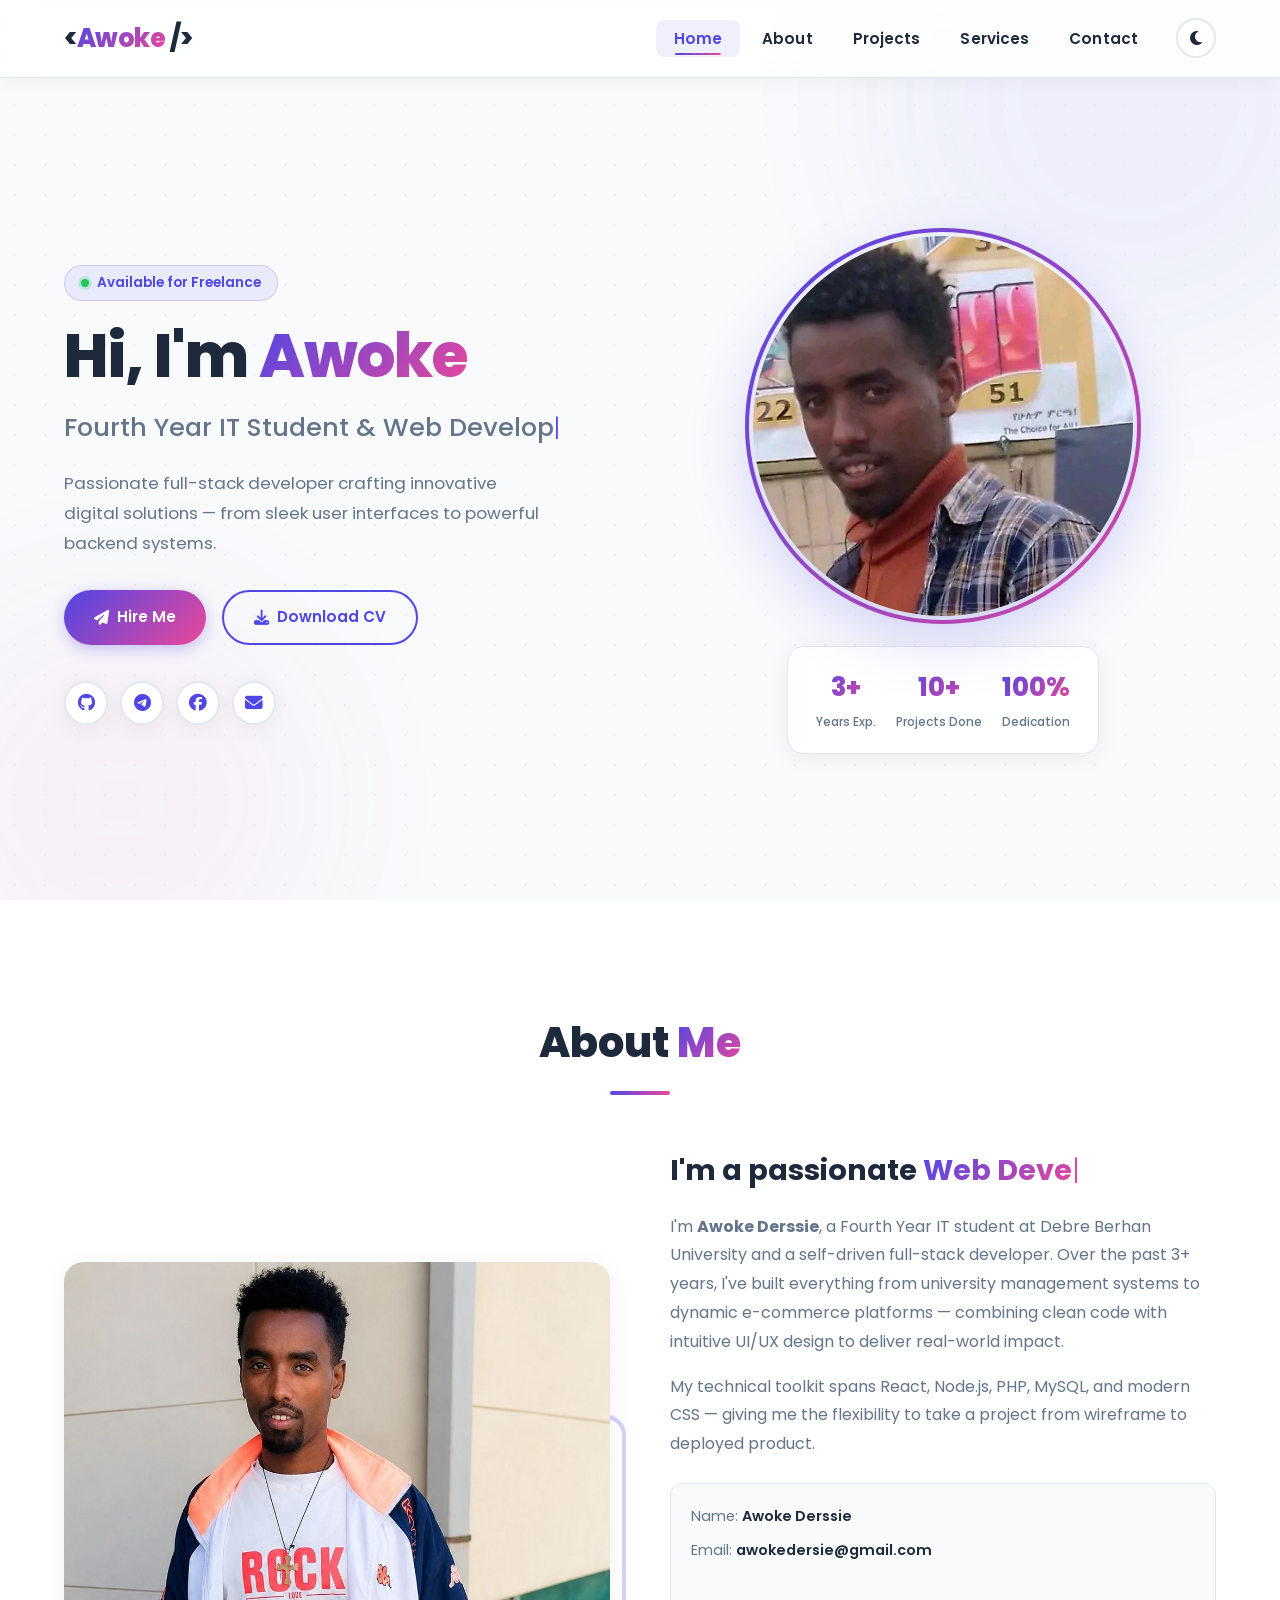
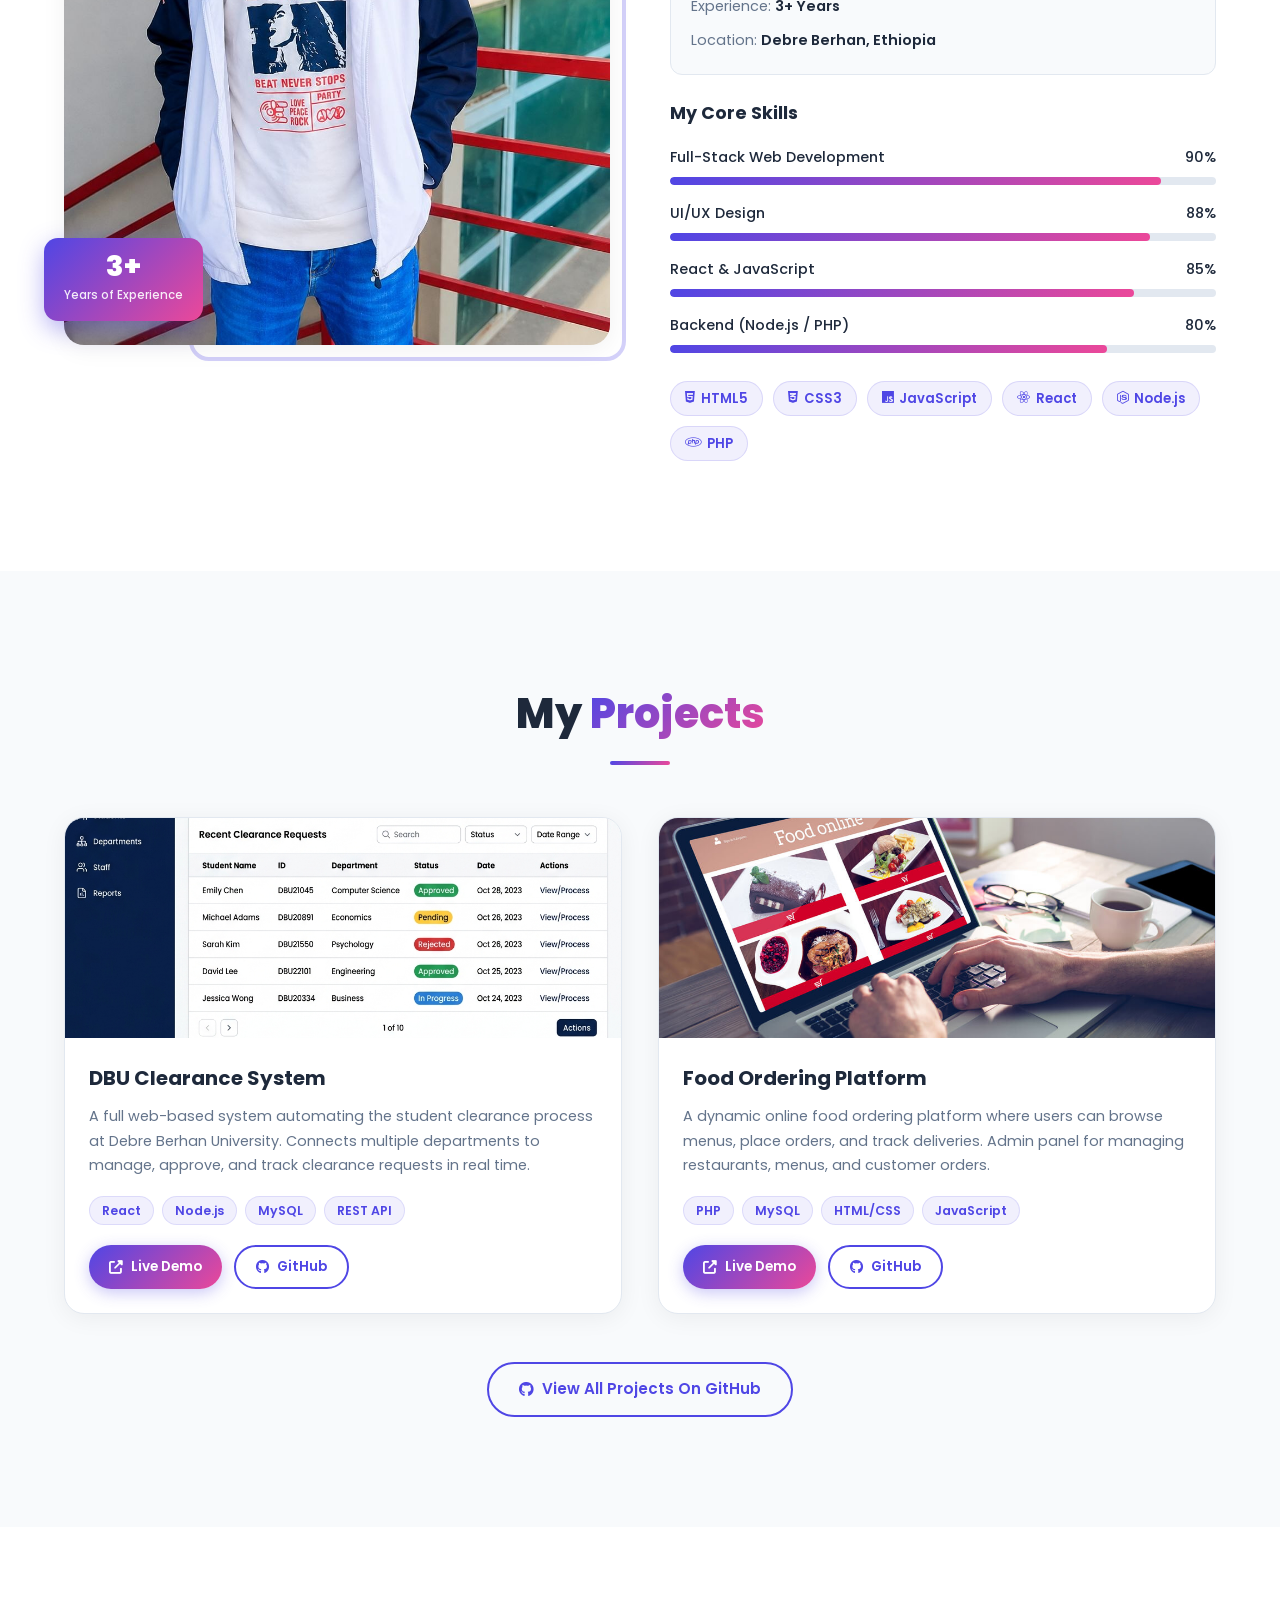
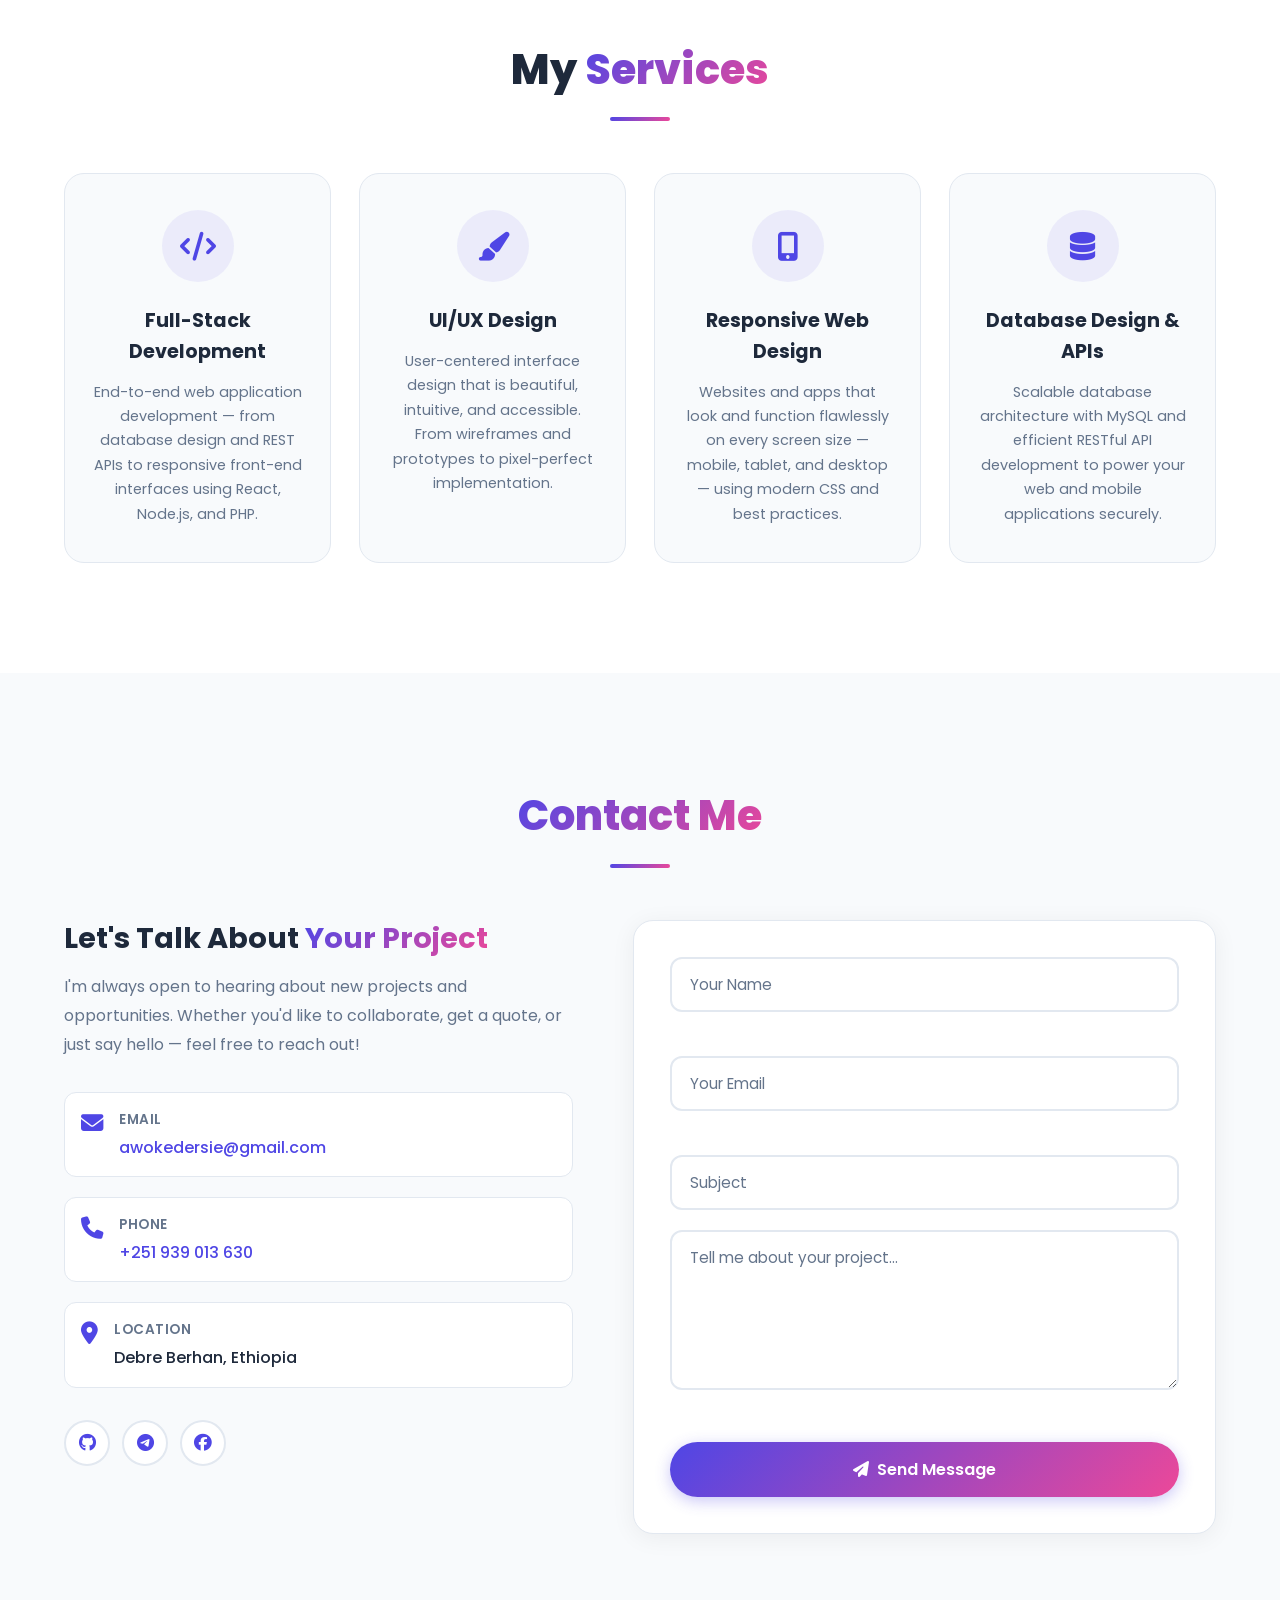
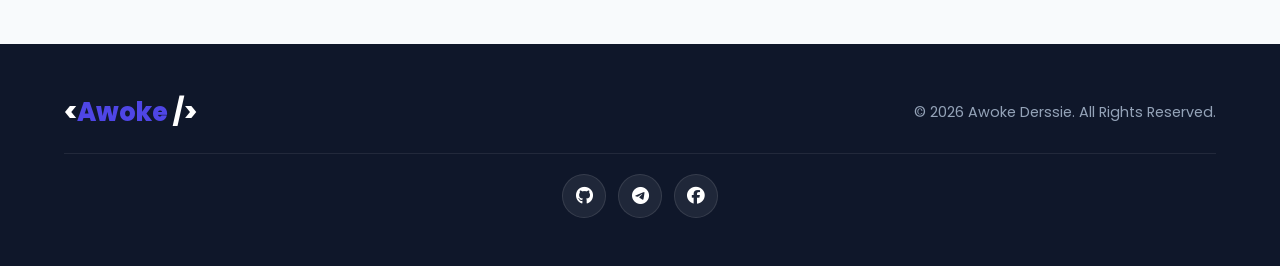
<file: index.html>
<!DOCTYPE html>
<html lang="en">

<head>
  <meta charset="UTF-8" />
  <meta name="viewport" content="width=device-width, initial-scale=1.0" />
  <title>Awoke Derssie | Full-Stack Developer &amp; UI/UX Designer</title>
  <meta name="description"
    content="Portfolio of Awoke Derssie, a passionate full-stack developer and IT student from Debre Berhan, Ethiopia. Available for freelance projects." />

  <!-- Open Graph / Social Sharing -->
  <meta property="og:title" content="Awoke Derssie | Full-Stack Developer & UI/UX Designer" />
  <meta property="og:description" content="Portfolio of Awoke Derssie — full-stack developer, UI/UX designer, and IT student from Ethiopia." />
  <meta property="og:image" content="images/myprofile.png" />
  <meta property="og:type" content="website" />
  <meta name="twitter:card" content="summary_large_image" />
  <meta name="twitter:title" content="Awoke Derssie | Full-Stack Developer" />
  <meta name="twitter:description" content="Full-stack developer & UI/UX designer from Debre Berhan, Ethiopia." />
  <meta name="twitter:image" content="images/myprofile.png" />

  <!-- Icons -->
  <link rel="stylesheet" href="https://cdnjs.cloudflare.com/ajax/libs/font-awesome/6.4.0/css/all.min.css" />

  <!-- Google Fonts -->
  <link rel="preconnect" href="https://fonts.googleapis.com">
  <link rel="preconnect" href="https://fonts.gstatic.com" crossorigin>
  <link href="https://fonts.googleapis.com/css2?family=Poppins:wght@300;400;500;600;700;800&display=swap" rel="stylesheet">

  <link rel="stylesheet" href="style.css" />
  <link rel="icon" href="images/Awoke derssie.png" type="image/png">
</head>

<body>
  <!-- Skip to content for accessibility -->
  <a href="#home" class="skip-link">Skip to main content</a>

  <!-- Scroll Progress Bar -->
  <div class="scroll-progress" id="scrollProgress" role="progressbar" aria-label="Page scroll progress"></div>

  <!-- Header/Navigation -->
  <header class="header" role="banner">
    <div class="container">
      <div class="logo">
        <a href="#home">&lt;<span>Awoke</span> /&gt;</a>
      </div>
      <nav class="nav" role="navigation" aria-label="Main navigation">
        <ul class="nav-list" id="navList">
          <li><a href="#home" class="nav-link active">Home</a></li>
          <li><a href="#about" class="nav-link">About</a></li>
          <li><a href="#projects" class="nav-link">Projects</a></li>
          <li><a href="#services" class="nav-link">Services</a></li>
          <li><a href="#contact" class="nav-link">Contact</a></li>
        </ul>
        <div class="header-actions">
          <button class="theme-toggle" id="themeToggle" aria-label="Toggle dark mode" title="Toggle dark mode">
            <i class="fas fa-moon" id="themeIcon"></i>
          </button>
          <button class="hamburger" id="hamburger" aria-label="Toggle navigation menu" aria-expanded="false" aria-controls="navList">
            <span class="bar"></span>
            <span class="bar"></span>
            <span class="bar"></span>
          </button>
        </div>
      </nav>
    </div>
  </header>

  <main id="main-content">
    <!-- Hero Section -->
    <section class="hero" id="home" aria-label="Hero introduction">
      <div class="hero-bg-decoration" aria-hidden="true">
        <div class="blob blob-1"></div>
        <div class="blob blob-2"></div>
        <div class="dots-grid"></div>
      </div>
      <div class="container">
        <div class="hero-content">
          <div class="hero-badge">
            <span class="status-dot" aria-hidden="true"></span>
            <span>Available for Freelance</span>
          </div>
          <h1>Hi, I'm <span>Awoke</span></h1>
          <h3>Fourth Year IT Student &amp; <span class="typing-text"></span></h3>
          <p>
            Passionate full-stack developer crafting innovative digital solutions
            — from sleek user interfaces to powerful backend systems.
          </p>
          <div class="hero-btns">
            <a href="#contact" class="btn primary-btn">
              <i class="fas fa-paper-plane"></i> Hire Me
            </a>
            <a href="cv.html" target="_blank" rel="noopener noreferrer" class="btn secondary-btn">
              <i class="fas fa-download"></i> Download CV
            </a>
          </div>
          <div class="social-links" aria-label="Social media links">
            <a href="https://github.com/Awoke-hub" target="_blank" rel="noopener noreferrer" aria-label="GitHub profile"><i class="fab fa-github"></i></a>
            <a href="https://t.me/dbu10178641" target="_blank" rel="noopener noreferrer" aria-label="Telegram profile"><i class="fab fa-telegram"></i></a>
            <a href="https://www.facebook.com/Awoke%20Derso" target="_blank" rel="noopener noreferrer" aria-label="Facebook profile"><i class="fab fa-facebook"></i></a>
            <a href="mailto:awokedersie@gmail.com" aria-label="Send email"><i class="fas fa-envelope"></i></a>
          </div>
        </div>
        <div class="hero-image" aria-hidden="true">
          <div class="hero-image-wrapper">
            <div class="hero-image-ring"></div>
            <img src="images/myprofile.png" alt="Awoke Derssie — Full-Stack Developer" />
          </div>
          <div class="hero-stats">
            <div class="stat-item">
              <span class="stat-number">3+</span>
              <span class="stat-label">Years Exp.</span>
            </div>
            <div class="stat-item">
              <span class="stat-number">10+</span>
              <span class="stat-label">Projects Done</span>
            </div>
            <div class="stat-item">
              <span class="stat-number">100%</span>
              <span class="stat-label">Dedication</span>
            </div>
          </div>
        </div>
      </div>
    </section>

    <!-- About Section -->
    <section class="about section" id="about" aria-label="About me">
      <div class="container">
        <h2 class="section-title">About <span>Me</span></h2>
        <div class="about-content">
          <div class="about-image">
            <div class="about-image-wrapper">
              <img src="images/about-me.jpg" alt="Awoke Derssie working" loading="lazy" />
              <div class="about-image-decoration" aria-hidden="true"></div>
              <div class="experience-badge">
                <span class="exp-years">3+</span>
                <span class="exp-text">Years of Experience</span>
              </div>
            </div>
          </div>
          <div class="about-text">
            <h3>I'm a passionate <span class="typing-text-2"></span></h3>
            <p>
              I'm <strong>Awoke Derssie</strong>, a Fourth Year IT student at Debre Berhan University and a
              self-driven full-stack developer. Over the past 3+ years, I've built everything from
              university management systems to dynamic e-commerce platforms — combining clean code
              with intuitive UI/UX design to deliver real-world impact.
            </p>
            <p>
              My technical toolkit spans React, Node.js, PHP, MySQL, and modern CSS — giving me the
              flexibility to take a project from wireframe to deployed product.
            </p>
            <div class="about-info">
              <div class="info-item">
                <p>Name: <span>Awoke Derssie</span></p>
                <p>Email: <span>awokedersie@gmail.com</span></p>
              </div>
              <div class="info-item">
                <p>Experience: <span>3+ Years</span></p>
                <p>Location: <span>Debre Berhan, Ethiopia</span></p>
              </div>
            </div>
            <div class="skills">
              <h4>My Core Skills</h4>
              <div class="skill-item">
                <p>Full-Stack Web Development <span>90%</span></p>
                <div class="progress-bar" role="progressbar" aria-valuenow="90" aria-valuemin="0" aria-valuemax="100">
                  <span style="width: 90%"></span>
                </div>
              </div>
              <div class="skill-item">
                <p>UI/UX Design <span>88%</span></p>
                <div class="progress-bar" role="progressbar" aria-valuenow="88" aria-valuemin="0" aria-valuemax="100">
                  <span style="width: 88%"></span>
                </div>
              </div>
              <div class="skill-item">
                <p>React &amp; JavaScript <span>85%</span></p>
                <div class="progress-bar" role="progressbar" aria-valuenow="85" aria-valuemin="0" aria-valuemax="100">
                  <span style="width: 85%"></span>
                </div>
              </div>
              <div class="skill-item">
                <p>Backend (Node.js / PHP) <span>80%</span></p>
                <div class="progress-bar" role="progressbar" aria-valuenow="80" aria-valuemin="0" aria-valuemax="100">
                  <span style="width: 80%"></span>
                </div>
              </div>
            </div>
            <div class="tech-stack" aria-label="Technology stack">
              <span class="tech-badge"><i class="fab fa-html5"></i> HTML5</span>
              <span class="tech-badge"><i class="fab fa-css3-alt"></i> CSS3</span>
              <span class="tech-badge"><i class="fab fa-js"></i> JavaScript</span>
              <span class="tech-badge"><i class="fab fa-react"></i> React</span>
              <span class="tech-badge"><i class="fab fa-node-js"></i> Node.js</span>
              <span class="tech-badge"><i class="fab fa-php"></i> PHP</span>
            </div>
          </div>
        </div>
      </div>
    </section>

    <!-- Projects Section -->
    <section class="projects section" id="projects" aria-label="My projects">
      <div class="container">
        <h2 class="section-title">My <span>Projects</span></h2>
        <div class="projects-grid">

          <article class="project-card">
            <div class="project-image">
              <a href="https://dbu-clearance-system.onrender.com" target="_blank" rel="noopener noreferrer" aria-label="View DBU Clearance System live site">
                <img src="images/clearance-screenshot.jpg" alt="DBU Clearance System dashboard screenshot" loading="lazy" />
                <div class="project-overlay">
                  <i class="fas fa-external-link-alt"></i>
                </div>
              </a>
            </div>
            <div class="project-info">
              <h3>DBU Clearance System</h3>
              <p>
                A full web-based system automating the student clearance process at Debre Berhan University.
                Connects multiple departments to manage, approve, and track clearance requests in real time.
              </p>
              <div class="project-tags" aria-label="Technologies used">
                <span class="tag">React</span>
                <span class="tag">Node.js</span>
                <span class="tag">MySQL</span>
                <span class="tag">REST API</span>
              </div>
              <div class="project-links">
                <a href="https://dbu-clearance-system.onrender.com" target="_blank" rel="noopener noreferrer" class="btn primary-btn btn-sm">
                  <i class="fas fa-external-link-alt"></i> Live Demo
                </a>
                <a href="https://github.com/Awoke-hub" target="_blank" rel="noopener noreferrer" class="btn secondary-btn btn-sm">
                  <i class="fab fa-github"></i> GitHub
                </a>
              </div>
            </div>
          </article>

          <article class="project-card">
            <div class="project-image">
              <a href="http://awoke.infy.uk/food-order/index.php" target="_blank" rel="noopener noreferrer" aria-label="View Food Delivery platform live site">
                <img src="images/Food-Delivery.jpg" alt="Online Food Ordering Platform" loading="lazy" />
                <div class="project-overlay">
                  <i class="fas fa-external-link-alt"></i>
                </div>
              </a>
            </div>
            <div class="project-info">
              <h3>Food Ordering Platform</h3>
              <p>
                A dynamic online food ordering platform where users can browse menus, place orders, and
                track deliveries. Admin panel for managing restaurants, menus, and customer orders.
              </p>
              <div class="project-tags" aria-label="Technologies used">
                <span class="tag">PHP</span>
                <span class="tag">MySQL</span>
                <span class="tag">HTML/CSS</span>
                <span class="tag">JavaScript</span>
              </div>
              <div class="project-links">
                <a href="http://awoke.infy.uk/food-order/index.php" target="_blank" rel="noopener noreferrer" class="btn primary-btn btn-sm">
                  <i class="fas fa-external-link-alt"></i> Live Demo
                </a>
                <a href="https://github.com/Awoke-hub" target="_blank" rel="noopener noreferrer" class="btn secondary-btn btn-sm">
                  <i class="fab fa-github"></i> GitHub
                </a>
              </div>
            </div>
          </article>

        </div><!-- .projects-grid -->
        <div class="projects-cta">
          <a href="https://github.com/Awoke-hub" target="_blank" rel="noopener noreferrer" class="btn secondary-btn">
            <i class="fab fa-github"></i> View All Projects on GitHub
          </a>
        </div>
      </div>
    </section>

    <section class="services section" id="services" aria-label="My services">
      <div class="container">
        <h2 class="section-title">My <span>Services</span></h2>
        <div class="services-grid">

          <div class="service-card">
            <div class="service-icon" aria-hidden="true">
              <i class="fas fa-code"></i>
            </div>
            <h3>Full-Stack Development</h3>
            <p>
              End-to-end web application development — from database design and REST APIs to
              responsive front-end interfaces using React, Node.js, and PHP.
            </p>
          </div>

          <div class="service-card">
            <div class="service-icon" aria-hidden="true">
              <i class="fas fa-paint-brush"></i>
            </div>
            <h3>UI/UX Design</h3>
            <p>
              User-centered interface design that is beautiful, intuitive, and accessible.
              From wireframes and prototypes to pixel-perfect implementation.
            </p>
          </div>

          <div class="service-card">
            <div class="service-icon" aria-hidden="true">
              <i class="fas fa-mobile-alt"></i>
            </div>
            <h3>Responsive Web Design</h3>
            <p>
              Websites and apps that look and function flawlessly on every screen size —
              mobile, tablet, and desktop — using modern CSS and best practices.
            </p>
          </div>

          <div class="service-card">
            <div class="service-icon" aria-hidden="true">
              <i class="fas fa-database"></i>
            </div>
            <h3>Database Design &amp; APIs</h3>
            <p>
              Scalable database architecture with MySQL and efficient RESTful API development
              to power your web and mobile applications securely.
            </p>
          </div>

        </div>
      </div>
    </section>

    <!-- Contact Section -->
    <section class="contact section" id="contact" aria-label="Contact me">
      <div class="container">
        <h2 class="section-title"><span>Contact Me</span></h2>
        <div class="contact-content">
          <div class="contact-info">
            <h3>Let's Talk About <span>Your Project</span></h3>
            <p>
              I'm always open to hearing about new projects and opportunities.
              Whether you'd like to collaborate, get a quote, or just say hello — feel free to reach out!
            </p>
            <div class="contact-details">
              <div class="detail-item">
                <i class="fas fa-envelope" aria-hidden="true"></i>
                <div>
                  <h4>Email</h4>
                  <p><a href="mailto:awokedersie@gmail.com">awokedersie@gmail.com</a></p>
                </div>
              </div>
              <div class="detail-item">
                <i class="fas fa-phone" aria-hidden="true"></i>
                <div>
                  <h4>Phone</h4>
                  <p><a href="tel:+251939013630">+251 939 013 630</a></p>
                </div>
              </div>
              <div class="detail-item">
                <i class="fas fa-map-marker-alt" aria-hidden="true"></i>
                <div>
                  <h4>Location</h4>
                  <p>Debre Berhan, Ethiopia</p>
                </div>
              </div>
            </div>
            <div class="contact-social" aria-label="Social media links">
              <a href="https://github.com/Awoke-hub" target="_blank" rel="noopener noreferrer" aria-label="GitHub profile"><i class="fab fa-github"></i></a>
              <a href="https://t.me/dbu10178641" target="_blank" rel="noopener noreferrer" aria-label="Telegram profile"><i class="fab fa-telegram"></i></a>
              <a href="https://www.facebook.com/Awoke%20Derso" target="_blank" rel="noopener noreferrer" aria-label="Facebook profile"><i class="fab fa-facebook"></i></a>
            </div>
          </div>

          <form class="contact-form" id="emailForm" novalidate aria-label="Contact form">
            <div class="form-group">
              <label for="userName" class="sr-only">Your Name</label>
              <input type="text" id="userName" name="name" placeholder="Your Name" required autocomplete="name" />
              <span class="field-error" id="nameError" role="alert" aria-live="polite"></span>
            </div>
            <div class="form-group">
              <label for="userEmail" class="sr-only">Your Email</label>
              <input type="email" id="userEmail" name="email" placeholder="Your Email" required autocomplete="email" />
              <span class="field-error" id="emailError" role="alert" aria-live="polite"></span>
            </div>
            <div class="form-group">
              <label for="emailSubject" class="sr-only">Subject</label>
              <input type="text" id="emailSubject" name="subject" placeholder="Subject" />
            </div>
            <div class="form-group">
              <label for="userMessage" class="sr-only">Your Message</label>
              <textarea id="userMessage" name="message" placeholder="Tell me about your project..." required></textarea>
              <span class="field-error" id="messageError" role="alert" aria-live="polite"></span>
            </div>
            <button type="submit" class="btn primary-btn email" id="sendEmailBtn">
              <i class="fas fa-paper-plane"></i> Send Message
            </button>
          </form>
        </div>
      </div>
    </section>
  </main>

  <!-- Footer -->
  <footer class="footer" role="contentinfo">
    <div class="container">
      <div class="footer-content">
        <div class="footer-about">
          <div class="footer-bottom">
            <h3>&lt;<span>Awoke</span> /&gt;</h3>
            <p>&copy; <span id="year"></span> Awoke Derssie. All Rights Reserved.</p>
          </div>
          <div class="footer-social" aria-label="Social media links">
            <a href="https://github.com/Awoke-hub" target="_blank" rel="noopener noreferrer" aria-label="GitHub profile"><i class="fab fa-github"></i></a>
            <a href="https://t.me/dbu10178641" target="_blank" rel="noopener noreferrer" aria-label="Telegram profile"><i class="fab fa-telegram"></i></a>
            <a href="https://www.facebook.com/Awoke%20Derso" target="_blank" rel="noopener noreferrer" aria-label="Facebook profile"><i class="fab fa-facebook"></i></a>
          </div>
        </div>
      </div>
    </div>
  </footer>

  <!-- Back to Top Button -->
  <a href="#home" class="back-to-top" id="backToTop" aria-label="Back to top">
    <i class="fas fa-arrow-up"></i>
  </a>

  <script src="javascript.js"></script>
</body>

</html>
</file>
<file: style.css>
/* ============================================================
   DESIGN TOKENS & RESET
   ============================================================ */
:root {
  --primary-color: #4f46e5;
  --primary-dark: #3730a3;
  --secondary-color: #ec4899;
  --primary-gradient: linear-gradient(135deg, #4f46e5, #ec4899);
  --primary-gradient-alt: linear-gradient(135deg, #6366f1, #a855f7);
  --light-color: #f8fafc;
  --dark-color: #0f172a;
  --card-bg: #ffffff;
  --text-color: #1e293b;
  --text-light: #64748b;
  --border-color: #e2e8f0;
  --white: #ffffff;
  --box-shadow: 0 4px 24px rgba(0, 0, 0, 0.06);
  --box-shadow-hover: 0 20px 48px rgba(79, 70, 229, 0.2);
  --transition: all 0.4s cubic-bezier(0.16, 1, 0.3, 1);
  --header-bg: rgba(255, 255, 255, 0.85);
  --hero-bg: #f8fafc;
  --input-bg: #ffffff;
  --input-border: #e2e8f0;
  --footer-text: #94a3b8;
  --tag-bg: rgba(79, 70, 229, 0.08);
  --tag-color: var(--primary-color);
}

/* Dark Mode Variables */
[data-theme="dark"] {
  --light-color: #0f172a;
  --dark-color: #f1f5f9;
  --card-bg: #162032;
  --text-color: #e2e8f0;
  --text-light: #94a3b8;
  --border-color: #334155;
  --white: #1e293b;
  --box-shadow: 0 4px 24px rgba(0, 0, 0, 0.3);
  --box-shadow-hover: 0 20px 48px rgba(79, 70, 229, 0.35);
  --header-bg: rgba(15, 23, 42, 0.9);
  --hero-bg: #0f172a;
  --input-bg: #1e293b;
  --input-border: #334155;
  --footer-text: #64748b;
  --tag-bg: rgba(79, 70, 229, 0.18);
  --tag-color: #818cf8;
}

/* ============================================================
   BASE RESET
   ============================================================ */
*, *::before, *::after {
  margin: 0;
  padding: 0;
  box-sizing: border-box;
}

html {
  scroll-behavior: smooth;
}

body {
  font-family: "Poppins", sans-serif;
  line-height: 1.6;
  color: var(--text-color);
  background-color: var(--light-color);
  overflow-x: hidden;
  transition: background-color 0.4s ease, color 0.4s ease;
}

a {
  text-decoration: none;
  color: inherit;
}

ul {
  list-style: none;
}

img {
  max-width: 100%;
  height: auto;
  display: block;
}

/* ============================================================
   ACCESSIBILITY
   ============================================================ */
.skip-link {
  position: absolute;
  top: -100%;
  left: 1rem;
  z-index: 9999;
  background: var(--primary-color);
  color: #fff;
  padding: 0.75rem 1.5rem;
  border-radius: 0 0 8px 8px;
  font-weight: 600;
  transition: top 0.3s;
}
.skip-link:focus {
  top: 0;
}

.sr-only {
  position: absolute;
  width: 1px;
  height: 1px;
  padding: 0;
  margin: -1px;
  overflow: hidden;
  clip: rect(0, 0, 0, 0);
  white-space: nowrap;
  border-width: 0;
}

/* ============================================================
   SCROLL PROGRESS BAR
   ============================================================ */
.scroll-progress {
  position: fixed;
  top: 0;
  left: 0;
  width: 0%;
  height: 3px;
  background: var(--primary-gradient);
  z-index: 9999;
  transition: width 0.1s linear;
}

/* ============================================================
   UTILITIES
   ============================================================ */
.container {
  width: 100%;
  max-width: 1200px;
  margin: 0 auto;
  padding: 0 24px;
}

.btn {
  display: inline-flex;
  align-items: center;
  gap: 8px;
  padding: 13px 30px;
  border-radius: 50px;
  font-weight: 600;
  font-size: 0.95rem;
  font-family: inherit;
  text-transform: capitalize;
  transition: var(--transition);
  border: none;
  cursor: pointer;
  white-space: nowrap;
}

.btn-sm {
  padding: 9px 20px;
  font-size: 0.85rem;
}

.primary-btn {
  background: var(--primary-gradient);
  color: #fff;
  box-shadow: 0 4px 15px rgba(79, 70, 229, 0.3);
}

.primary-btn:hover {
  transform: translateY(-3px);
  box-shadow: 0 8px 25px rgba(79, 70, 229, 0.45);
}

.secondary-btn {
  background-color: transparent;
  color: var(--primary-color);
  border: 2px solid var(--primary-color);
}

.secondary-btn:hover {
  background: var(--primary-gradient);
  color: #fff;
  border-color: transparent;
  transform: translateY(-3px);
  box-shadow: var(--box-shadow-hover);
}

.section {
  padding: 110px 0;
}

.section-title {
  text-align: center;
  font-size: 2.6rem;
  font-weight: 800;
  margin-bottom: 70px;
  position: relative;
}

.section-title span {
  background: var(--primary-gradient);
  -webkit-background-clip: text;
  background-clip: text;
  -webkit-text-fill-color: transparent;
}

.section-title::after {
  content: "";
  position: absolute;
  bottom: -18px;
  left: 50%;
  transform: translateX(-50%);
  width: 60px;
  height: 4px;
  background: var(--primary-gradient);
  border-radius: 4px;
}

/* ============================================================
   HEADER
   ============================================================ */
.header {
  position: fixed;
  top: 0;
  left: 0;
  width: 100%;
  z-index: 1000;
  background-color: var(--header-bg);
  backdrop-filter: blur(16px);
  -webkit-backdrop-filter: blur(16px);
  border-bottom: 1px solid var(--border-color);
  box-shadow: 0 2px 20px rgba(0, 0, 0, 0.05);
  transition: var(--transition);
}

.header .container {
  display: flex;
  justify-content: space-between;
  align-items: center;
  padding: 18px 24px;
}

.logo a {
  font-size: 1.6rem;
  font-weight: 800;
  color: var(--text-color);
  letter-spacing: -0.5px;
}

.logo span {
  background: var(--primary-gradient);
  -webkit-background-clip: text;
  background-clip: text;
  -webkit-text-fill-color: transparent;
}

.nav {
  display: flex;
  align-items: center;
  gap: 20px;
}

.nav-list {
  display: flex;
  gap: 4px;
}

.nav-link {
  padding: 8px 18px;
  font-weight: 600;
  font-size: 0.95rem;
  border-radius: 8px;
  transition: var(--transition);
  position: relative;
  color: var(--text-color);
  letter-spacing: 0.1px;
}

.nav-link::after {
  content: "";
  position: absolute;
  bottom: 2px;
  left: 50%;
  transform: translateX(-50%);
  width: 0;
  height: 2px;
  background: var(--primary-gradient);
  transition: var(--transition);
  border-radius: 2px;
}

.nav-link:hover::after,
.nav-link.active::after {
  width: 55%;
}

.nav-link:hover,
.nav-link.active {
  color: var(--primary-color);
  background-color: var(--tag-bg);
}

.header-actions {
  display: flex;
  align-items: center;
  gap: 12px;
}

/* Theme Toggle */
.theme-toggle {
  width: 40px;
  height: 40px;
  border-radius: 50%;
  border: 2px solid var(--border-color);
  background: var(--card-bg);
  color: var(--text-color);
  cursor: pointer;
  display: flex;
  align-items: center;
  justify-content: center;
  font-size: 1rem;
  transition: var(--transition);
}

.theme-toggle:hover {
  border-color: var(--primary-color);
  color: var(--primary-color);
  transform: rotate(20deg);
}

/* Hamburger */
.hamburger {
  display: none;
  cursor: pointer;
  padding: 8px;
  background: none;
  border: none;
  z-index: 1001;
  flex-direction: column;
  gap: 5px;
}

.bar {
  display: block;
  width: 24px;
  height: 2.5px;
  background-color: var(--text-color);
  border-radius: 2px;
  transition: var(--transition);
}

/* ============================================================
   HERO SECTION
   ============================================================ */
.hero {
  min-height: 100vh;
  display: flex;
  align-items: center;
  padding-top: 90px;
  background-color: var(--hero-bg);
  position: relative;
  overflow: hidden;
}

/* Background decorations */
.hero-bg-decoration {
  position: absolute;
  inset: 0;
  pointer-events: none;
  z-index: 0;
}

.blob {
  position: absolute;
  border-radius: 50%;
  filter: blur(80px);
  opacity: 0.5;
}

.blob-1 {
  width: 500px;
  height: 500px;
  background: rgba(79, 70, 229, 0.12);
  top: -150px;
  right: -100px;
  animation: blobFloat 8s ease-in-out infinite;
}

.blob-2 {
  width: 400px;
  height: 400px;
  background: rgba(236, 72, 153, 0.1);
  bottom: -100px;
  left: -80px;
  animation: blobFloat 10s ease-in-out infinite reverse;
}

.dots-grid {
  position: absolute;
  top: 0; left: 0; right: 0; bottom: 0;
  background-image: radial-gradient(circle, var(--border-color) 1px, transparent 1px);
  background-size: 30px 30px;
  opacity: 0.5;
}

@keyframes blobFloat {
  0%, 100% { transform: translate(0, 0) scale(1); }
  33% { transform: translate(20px, -20px) scale(1.05); }
  66% { transform: translate(-15px, 15px) scale(0.97); }
}

.hero .container {
  display: flex;
  align-items: center;
  justify-content: space-between;
  gap: 60px;
  position: relative;
  z-index: 1;
}

.hero-content {
  flex: 1;
  min-width: 300px;
}

.hero-badge {
  display: inline-flex;
  align-items: center;
  gap: 8px;
  background: var(--tag-bg);
  border: 1px solid rgba(79, 70, 229, 0.2);
  color: var(--primary-color);
  padding: 6px 16px;
  border-radius: 50px;
  font-size: 0.85rem;
  font-weight: 600;
  margin-bottom: 20px;
}

.status-dot {
  width: 8px;
  height: 8px;
  background: #22c55e;
  border-radius: 50%;
  display: inline-block;
  box-shadow: 0 0 0 3px rgba(34, 197, 94, 0.2);
  animation: pulse 2s infinite;
}

@keyframes pulse {
  0%, 100% { box-shadow: 0 0 0 3px rgba(34, 197, 94, 0.2); }
  50% { box-shadow: 0 0 0 6px rgba(34, 197, 94, 0.1); }
}

.hero-content h1 {
  font-size: 3.8rem;
  font-weight: 800;
  margin-bottom: 16px;
  line-height: 1.15;
  letter-spacing: -1px;
  color: var(--text-color);
}

.hero-content h1 span {
  background: var(--primary-gradient);
  -webkit-background-clip: text;
  background-clip: text;
  -webkit-text-fill-color: transparent;
}

.hero-content h3 {
  font-size: 1.6rem;
  font-weight: 500;
  margin-bottom: 20px;
  color: var(--text-light);
  min-height: 2.4rem;
}

.typing-text::after, .typing-text-2::after {
  content: '|';
  color: var(--primary-color);
  animation: blink 0.8s infinite;
  font-weight: 300;
}

@keyframes blink {
  0%, 100% { opacity: 1; }
  50% { opacity: 0; }
}

.hero-content p {
  font-size: 1.05rem;
  margin-bottom: 32px;
  color: var(--text-light);
  max-width: 480px;
  line-height: 1.8;
}

.hero-btns {
  display: flex;
  gap: 16px;
  margin-bottom: 36px;
  flex-wrap: wrap;
}

.social-links {
  display: flex;
  gap: 12px;
}

.social-links a {
  display: flex;
  align-items: center;
  justify-content: center;
  width: 44px;
  height: 44px;
  border-radius: 50%;
  background-color: var(--card-bg);
  color: var(--primary-color);
  border: 2px solid var(--border-color);
  font-size: 1.1rem;
  transition: var(--transition);
  box-shadow: var(--box-shadow);
}

.social-links a:hover {
  background: var(--primary-gradient);
  color: #fff;
  border-color: transparent;
  transform: translateY(-4px);
  box-shadow: var(--box-shadow-hover);
}

/* Hero Image */
.hero-image {
  flex: 1;
  min-width: 300px;
  display: flex;
  flex-direction: column;
  align-items: center;
  gap: 30px;
}

.hero-image-wrapper {
  position: relative;
  width: 380px;
  height: 380px;
  max-width: 100%;
}

.hero-image-ring {
  position: absolute;
  inset: -8px;
  border-radius: 50%;
  background: var(--primary-gradient);
  animation: spinRing 8s linear infinite;
  z-index: 0;
}

.hero-image-ring::after {
  content: '';
  position: absolute;
  inset: 4px;
  background: var(--hero-bg);
  border-radius: 50%;
}

@keyframes spinRing {
  from { transform: rotate(0deg); }
  to { transform: rotate(360deg); }
}

.hero-image-wrapper img {
  position: relative;
  z-index: 1;
  width: 100%;
  height: 100%;
  object-fit: cover;
  border-radius: 50%;
  animation: float 4s ease-in-out infinite;
  box-shadow: 0 20px 60px rgba(79, 70, 229, 0.25);
}

@keyframes float {
  0%, 100% { transform: translateY(0); }
  50% { transform: translateY(-16px); }
}

.hero-stats {
  display: flex;
  gap: 20px;
  background: var(--card-bg);
  border-radius: 16px;
  padding: 20px 28px;
  box-shadow: var(--box-shadow);
  border: 1px solid var(--border-color);
}

.stat-item {
  text-align: center;
}

.stat-number {
  display: block;
  font-size: 1.6rem;
  font-weight: 800;
  background: var(--primary-gradient);
  -webkit-background-clip: text;
  background-clip: text;
  -webkit-text-fill-color: transparent;
}

.stat-label {
  font-size: 0.75rem;
  color: var(--text-light);
  font-weight: 500;
}

/* ============================================================
   ABOUT SECTION
   ============================================================ */
.about {
  background-color: var(--card-bg);
}

.about-content {
  display: flex;
  align-items: center;
  gap: 60px;
  flex-wrap: wrap;
}

.about-image {
  flex: 1;
  min-width: 300px;
}

.about-image-wrapper {
  position: relative;
  border-radius: 20px;
}

.about-image-wrapper img {
  border-radius: 20px;
  box-shadow: var(--box-shadow);
  position: relative;
  z-index: 1;
  width: 100%;
  aspect-ratio: 4 / 5;
  object-fit: cover;
}

.about-image-decoration {
  position: absolute;
  bottom: -16px;
  right: -16px;
  width: 80%;
  height: 80%;
  border: 4px solid var(--primary-color);
  border-radius: 20px;
  opacity: 0.25;
  z-index: 0;
}

.experience-badge {
  position: absolute;
  bottom: 24px;
  left: -20px;
  z-index: 2;
  background: var(--primary-gradient);
  color: #fff;
  padding: 14px 20px;
  border-radius: 14px;
  text-align: center;
  box-shadow: 0 8px 24px rgba(79, 70, 229, 0.4);
}

.exp-years {
  display: block;
  font-size: 1.8rem;
  font-weight: 800;
  line-height: 1;
}

.exp-text {
  font-size: 0.72rem;
  font-weight: 500;
  opacity: 0.9;
}

.about-text {
  flex: 1;
  min-width: 300px;
}

.about-text h3 {
  font-size: 1.8rem;
  font-weight: 700;
  margin-bottom: 20px;
  color: var(--text-color);
  min-height: 2.8rem;
}

.about-text h3 span {
  background: var(--primary-gradient);
  -webkit-background-clip: text;
  background-clip: text;
  -webkit-text-fill-color: transparent;
}

.about-text p {
  margin-bottom: 16px;
  color: var(--text-light);
  line-height: 1.8;
}

.about-info {
  display: flex;
  gap: 30px;
  margin: 24px 0;
  flex-wrap: wrap;
  padding: 20px;
  background: var(--light-color);
  border-radius: 12px;
  border: 1px solid var(--border-color);
}

.info-item p {
  margin-bottom: 8px;
  color: var(--text-light);
  font-size: 0.9rem;
}

.info-item p:last-child {
  margin-bottom: 0;
}

.info-item p span {
  color: var(--text-color);
  font-weight: 600;
}

.skills {
  margin-bottom: 28px;
}

.skills h4 {
  font-size: 1.1rem;
  font-weight: 700;
  margin-bottom: 18px;
  color: var(--text-color);
}

.skill-item {
  margin-bottom: 16px;
}

.skill-item p {
  display: flex;
  justify-content: space-between;
  margin-bottom: 6px;
  font-size: 0.9rem;
  font-weight: 500;
  color: var(--text-color);
}

.progress-bar {
  height: 8px;
  background-color: var(--border-color);
  border-radius: 10px;
  overflow: hidden;
}

.progress-bar span {
  display: block;
  height: 100%;
  background: var(--primary-gradient);
  border-radius: 10px;
  width: 0;
  transition: width 1.4s cubic-bezier(0.16, 1, 0.3, 1);
}

/* Tech stack badges */
.tech-stack {
  display: flex;
  flex-wrap: wrap;
  gap: 10px;
}

.tech-badge {
  display: inline-flex;
  align-items: center;
  gap: 6px;
  padding: 6px 14px;
  background: var(--tag-bg);
  color: var(--tag-color);
  border-radius: 50px;
  font-size: 0.82rem;
  font-weight: 600;
  border: 1px solid rgba(79, 70, 229, 0.15);
  transition: var(--transition);
}

.tech-badge:hover {
  background: var(--primary-gradient);
  color: #fff;
  border-color: transparent;
  transform: translateY(-2px);
}

/* Projects CTA */
.projects-cta {
  text-align: center;
  margin-top: 48px;
}

/* ============================================================
   PROJECTS SECTION
   ============================================================ */
.projects {
  background-color: var(--light-color);
}

.projects-grid {
  display: grid;
  grid-template-columns: repeat(auto-fit, minmax(340px, 1fr));
  gap: 36px;
}

.project-card {
  background: var(--card-bg);
  border-radius: 20px;
  overflow: hidden;
  box-shadow: var(--box-shadow);
  border: 1px solid var(--border-color);
  transition: var(--transition);
}

.project-card:hover {
  transform: translateY(-10px);
  box-shadow: var(--box-shadow-hover);
  border-color: rgba(79, 70, 229, 0.2);
}

.project-image {
  position: relative;
  overflow: hidden;
  height: 220px;
  background: var(--light-color);
}

.project-image a {
  display: block;
  width: 100%;
  height: 100%;
}

.project-image img {
  width: 100%;
  height: 100%;
  object-fit: cover;
  transition: transform 0.5s cubic-bezier(0.16, 1, 0.3, 1);
}

.project-card:hover .project-image img {
  transform: scale(1.08);
}

.project-overlay {
  position: absolute;
  inset: 0;
  background: rgba(79, 70, 229, 0.7);
  display: flex;
  align-items: center;
  justify-content: center;
  opacity: 0;
  transition: var(--transition);
  backdrop-filter: blur(4px);
}

.project-overlay i {
  color: #fff;
  font-size: 2rem;
  transform: scale(0.8);
  transition: var(--transition);
}

.project-card:hover .project-overlay {
  opacity: 1;
}

.project-card:hover .project-overlay i {
  transform: scale(1);
}

.project-info {
  padding: 24px;
}

.project-info h3 {
  font-size: 1.25rem;
  font-weight: 700;
  margin-bottom: 10px;
  color: var(--text-color);
}

.project-info p {
  font-size: 0.9rem;
  color: var(--text-light);
  line-height: 1.7;
  margin-bottom: 18px;
}

.project-tags {
  display: flex;
  flex-wrap: wrap;
  gap: 8px;
  margin-bottom: 20px;
}

.tag {
  padding: 4px 12px;
  background: var(--tag-bg);
  color: var(--tag-color);
  border-radius: 50px;
  font-size: 0.78rem;
  font-weight: 600;
  border: 1px solid rgba(79, 70, 229, 0.12);
}

.project-links {
  display: flex;
  gap: 12px;
  flex-wrap: wrap;
}

/* ============================================================
   SERVICES SECTION
   ============================================================ */
.services {
  background-color: var(--card-bg);
}

.services-grid {
  display: grid;
  grid-template-columns: repeat(auto-fit, minmax(260px, 1fr));
  gap: 28px;
}

.service-card {
  padding: 36px 28px;
  border-radius: 20px;
  background-color: var(--light-color);
  border: 1px solid var(--border-color);
  transition: var(--transition);
  text-align: center;
  position: relative;
  overflow: hidden;
}

.service-card::before {
  content: '';
  position: absolute;
  top: 0; left: 0; right: 0;
  height: 3px;
  background: var(--primary-gradient);
  transform: scaleX(0);
  transition: var(--transition);
  transform-origin: left;
}

.service-card:hover::before {
  transform: scaleX(1);
}

.service-card:hover {
  transform: translateY(-10px);
  box-shadow: var(--box-shadow-hover);
  border-color: rgba(79, 70, 229, 0.2);
  background-color: var(--card-bg);
}

.service-icon {
  width: 72px;
  height: 72px;
  margin: 0 auto 24px;
  display: flex;
  align-items: center;
  justify-content: center;
  background: var(--tag-bg);
  border-radius: 50%;
  color: var(--primary-color);
  font-size: 1.8rem;
  transition: var(--transition);
}

.service-card:hover .service-icon {
  background: var(--primary-gradient);
  color: #fff;
  transform: scale(1.1) rotate(-5deg);
}

.service-card h3 {
  font-size: 1.2rem;
  font-weight: 700;
  margin-bottom: 12px;
  color: var(--text-color);
}

.service-card p {
  color: var(--text-light);
  font-size: 0.9rem;
  line-height: 1.7;
}

/* ============================================================
   CONTACT SECTION
   ============================================================ */
.contact {
  background-color: var(--light-color);
}

.contact-content {
  display: flex;
  gap: 60px;
  flex-wrap: wrap;
}

.contact-info {
  flex: 1;
  min-width: 300px;
}

.contact-info h3 {
  font-size: 1.8rem;
  font-weight: 700;
  margin-bottom: 16px;
  color: var(--text-color);
  line-height: 1.3;
}

.contact-info h3 span {
  background: var(--primary-gradient);
  -webkit-background-clip: text;
  background-clip: text;
  -webkit-text-fill-color: transparent;
}

.contact-info > p {
  color: var(--text-light);
  margin-bottom: 32px;
  line-height: 1.8;
}

.contact-details {
  display: flex;
  flex-direction: column;
  gap: 20px;
  margin-bottom: 32px;
}

.detail-item {
  display: flex;
  align-items: flex-start;
  gap: 16px;
  padding: 16px;
  background: var(--card-bg);
  border-radius: 12px;
  border: 1px solid var(--border-color);
  transition: var(--transition);
}

.detail-item:hover {
  border-color: rgba(79, 70, 229, 0.3);
  box-shadow: var(--box-shadow);
}

.detail-item i {
  font-size: 1.4rem;
  color: var(--primary-color);
  margin-top: 3px;
  flex-shrink: 0;
}

.detail-item h4 {
  font-size: 0.85rem;
  font-weight: 600;
  text-transform: uppercase;
  letter-spacing: 0.5px;
  color: var(--text-light);
  margin-bottom: 4px;
}

.detail-item p {
  color: var(--text-color);
  font-weight: 500;
  margin: 0;
}

.detail-item a {
  color: var(--primary-color);
  transition: opacity 0.2s;
}

.detail-item a:hover {
  opacity: 0.8;
}

.contact-social {
  display: flex;
  gap: 12px;
}

.contact-social a {
  display: flex;
  align-items: center;
  justify-content: center;
  width: 46px;
  height: 46px;
  border-radius: 50%;
  background-color: var(--card-bg);
  color: var(--primary-color);
  border: 2px solid var(--border-color);
  font-size: 1.1rem;
  transition: var(--transition);
}

.contact-social a:hover {
  background: var(--primary-gradient);
  color: #fff;
  border-color: transparent;
  transform: translateY(-4px);
  box-shadow: var(--box-shadow-hover);
}

/* Contact Form */
.contact-form {
  flex: 1;
  min-width: 300px;
  background: var(--card-bg);
  padding: 36px;
  border-radius: 20px;
  border: 1px solid var(--border-color);
  box-shadow: var(--box-shadow);
}

.form-group {
  margin-bottom: 20px;
  position: relative;
}

.form-group input,
.form-group textarea {
  width: 100%;
  padding: 14px 18px;
  border: 2px solid var(--input-border);
  border-radius: 12px;
  font-family: inherit;
  font-size: 0.95rem;
  background: var(--input-bg);
  color: var(--text-color);
  transition: var(--transition);
}

.form-group input::placeholder,
.form-group textarea::placeholder {
  color: var(--text-light);
}

.form-group input:focus,
.form-group textarea:focus {
  outline: none;
  border-color: var(--primary-color);
  box-shadow: 0 0 0 4px rgba(79, 70, 229, 0.1);
}

.form-group input.error,
.form-group textarea.error {
  border-color: #ef4444;
  box-shadow: 0 0 0 4px rgba(239, 68, 68, 0.1);
}

.field-error {
  display: block;
  font-size: 0.8rem;
  color: #ef4444;
  margin-top: 6px;
  min-height: 18px;
  font-weight: 500;
}

.form-group textarea {
  min-height: 160px;
  resize: vertical;
}

.contact-form .btn {
  width: 100%;
  justify-content: center;
  font-size: 1rem;
  padding: 15px;
}

/* ============================================================
   FOOTER
   ============================================================ */
.footer {
  background-color: var(--dark-color);
  color: #fff;
  padding: 48px 0;
}

[data-theme="dark"] .footer {
  background-color: #020617;
}

.footer-content {
  display: flex;
  flex-direction: column;
  align-items: center;
  gap: 20px;
}

.footer-about {
  text-align: center;
  width: 100%;
}

.footer-bottom {
  display: flex;
  justify-content: space-between;
  align-items: center;
  padding-bottom: 20px;
  border-bottom: 1px solid rgba(255, 255, 255, 0.08);
  margin-bottom: 20px;
  width: 100%;
  flex-wrap: wrap;
  gap: 10px;
}

.footer-bottom h3 {
  font-size: 1.6rem;
  font-weight: 800;
  color: #fff;
}

.footer-bottom h3 span {
  color: var(--primary-color);
}

.footer-bottom p {
  color: var(--footer-text);
  font-size: 0.9rem;
}

.footer-social {
  display: flex;
  gap: 12px;
  justify-content: center;
}

.footer-social a {
  display: flex;
  align-items: center;
  justify-content: center;
  width: 44px;
  height: 44px;
  border-radius: 50%;
  background-color: rgba(255, 255, 255, 0.07);
  color: #fff;
  font-size: 1.1rem;
  transition: var(--transition);
  border: 1px solid rgba(255, 255, 255, 0.1);
}

.footer-social a:hover {
  background: var(--primary-gradient);
  border-color: transparent;
  transform: translateY(-4px);
}

/* ============================================================
   BACK TO TOP
   ============================================================ */
.back-to-top {
  position: fixed;
  bottom: 32px;
  right: 32px;
  width: 52px;
  height: 52px;
  background: var(--primary-gradient);
  color: #fff;
  border-radius: 50%;
  display: flex;
  align-items: center;
  justify-content: center;
  font-size: 1.1rem;
  box-shadow: 0 4px 20px rgba(79, 70, 229, 0.4);
  z-index: 999;
  opacity: 0;
  visibility: hidden;
  transition: var(--transition);
}

.back-to-top.active {
  opacity: 1;
  visibility: visible;
}

.back-to-top:hover {
  transform: translateY(-5px);
  box-shadow: 0 8px 30px rgba(79, 70, 229, 0.55);
}

/* ============================================================
   SCROLL REVEAL ANIMATION
   ============================================================ */
.reveal {
  opacity: 0;
  transform: translateY(30px);
  transition: opacity 0.7s cubic-bezier(0.16, 1, 0.3, 1), transform 0.7s cubic-bezier(0.16, 1, 0.3, 1);
}

.reveal.revealed {
  opacity: 1;
  transform: translateY(0);
}

/* ============================================================
   RESPONSIVE — 992px
   ============================================================ */
@media (max-width: 992px) {
  .hero-content h1 { font-size: 3rem; }
  .hero-content h3 { font-size: 1.4rem; }
  .section-title { font-size: 2.2rem; }
  .hero-image-wrapper { width: 320px; height: 320px; }
}

/* ============================================================
   RESPONSIVE — 768px
   ============================================================ */
@media (max-width: 768px) {
  .hamburger { display: flex; }
  .theme-toggle { display: flex; }

  .hamburger.active .bar:nth-child(1) { transform: translateY(7.5px) rotate(45deg); }
  .hamburger.active .bar:nth-child(2) { opacity: 0; transform: scaleX(0); }
  .hamburger.active .bar:nth-child(3) { transform: translateY(-7.5px) rotate(-45deg); }

  .nav-list {
    position: absolute;
    top: 100%;
    left: 0;
    width: 100%;
    height: auto;
    background: var(--card-bg);
    backdrop-filter: blur(20px);
    -webkit-backdrop-filter: blur(20px);
    flex-direction: column;
    align-items: stretch;
    justify-content: flex-start;
    gap: 0;
    padding: 12px 16px 20px;
    border-top: 1px solid var(--border-color);
    border-bottom: 3px solid transparent;
    border-image: var(--primary-gradient) 1;
    box-shadow: 0 16px 40px rgba(0, 0, 0, 0.12);
    /* Dropdown animation */
    transform: translateY(-12px);
    opacity: 0;
    visibility: hidden;
    transition: transform 0.35s cubic-bezier(0.16, 1, 0.3, 1),
                opacity 0.35s ease,
                visibility 0.35s ease;
    z-index: 998;
  }

  .nav-list.active {
    transform: translateY(0);
    opacity: 1;
    visibility: visible;
  }

  .nav-link {
    padding: 13px 16px;
    font-size: 1rem;
    border-radius: 10px;
    border-bottom: 1px solid var(--border-color);
    display: flex;
    align-items: center;
    color: var(--text-color);
  }

  .nav-list li:last-child .nav-link {
    border-bottom: none;
  }

  .hero .container {
    flex-direction: column-reverse;
    text-align: center;
    gap: 40px;
  }

  .hero-content { padding-right: 0; }
  .hero-content p { max-width: 100%; }
  .hero-btns { justify-content: center; }
  .social-links { justify-content: center; }

  .hero-image-wrapper { width: 280px; height: 280px; }
  .hero-stats { gap: 16px; padding: 16px 20px; }

  .about-content { flex-direction: column; }
  .experience-badge { left: 0; bottom: 16px; }

  .contact-content { flex-direction: column; }
  .contact-form { padding: 24px; }

  .section { padding: 80px 0; }
  .section-title { font-size: 2rem; margin-bottom: 50px; }

  .footer-bottom {
    flex-direction: column;
    text-align: center;
  }
}

/* ============================================================
   RESPONSIVE — 576px
   ============================================================ */
@media (max-width: 576px) {
  .hero-content h1 { font-size: 2.4rem; }
  .hero-content h3 { font-size: 1.2rem; }
  .hero-btns { flex-direction: column; align-items: center; }
  .section-title { font-size: 1.8rem; }
  .hero-image-wrapper { width: 240px; height: 240px; }
  .hero-stats { flex-wrap: wrap; justify-content: center; gap: 12px; }
  .projects-grid { grid-template-columns: 1fr; }
  .contact-form { padding: 16px; }
  .experience-badge { left: 0; bottom: 16px; }
}

/* ============================================================
   REDUCED MOTION — respect user accessibility preference
   ============================================================ */
@media (prefers-reduced-motion: reduce) {
  .hero-image-wrapper img { animation: none; }
  .hero-image-ring { animation: none; }
  .blob-1, .blob-2 { animation: none; }
  .status-dot { animation: none; }
  .typing-text::after, .typing-text-2::after { animation: none; }
  * { transition-duration: 0.01ms !important; }
}
</file>
